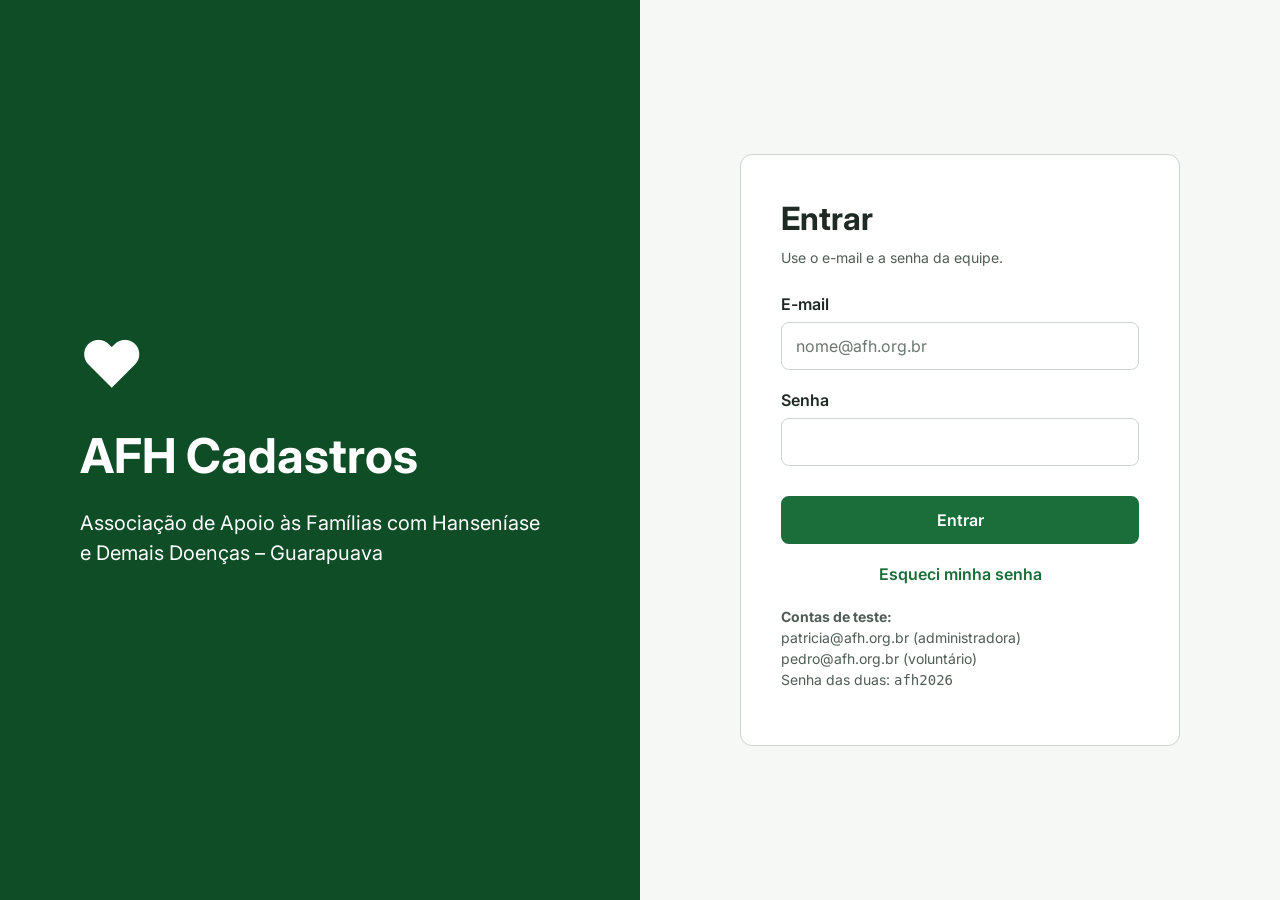
<file: index.html>
<!DOCTYPE html>
<html lang="pt-BR">
<head>
  <meta charset="UTF-8">
  <meta name="viewport" content="width=device-width, initial-scale=1.0">
  <title>Entrar – AFH Cadastros</title>
  <link rel="stylesheet" href="css/style.css">
</head>
<body>
  <main class="tela-login">
    <section class="login-marca">
      <span style="font-size:64px;line-height:1" aria-hidden="true">♥</span>
      <h1>AFH Cadastros</h1>
      <p>Associação de Apoio às Famílias com Hanseníase e Demais Doenças – Guarapuava</p>
    </section>

    <section class="login-lado">
      <div class="cartao login-cartao">
        <h1>Entrar</h1>
        <p class="legenda">Use o e-mail e a senha da equipe.</p>

        <form id="formLogin" novalidate>
          <p class="aviso erro" id="erroLogin" role="alert"></p>

          <div class="campo" id="campoEmail">
            <label for="email">E-mail</label>
            <input type="email" id="email" autocomplete="username" placeholder="nome@afh.org.br" required>
            <p class="msg-erro" id="erroEmail"></p>
          </div>

          <div class="campo" id="campoSenha">
            <label for="senha">Senha</label>
            <input type="password" id="senha" autocomplete="current-password" required>
            <p class="msg-erro" id="erroSenha"></p>
          </div>

          <button type="submit" class="btn btn-principal btn-largo" style="margin-top:12px">Entrar</button>
          <a class="esqueci" href="#" id="esqueci">Esqueci minha senha</a>
        </form>

        <p class="contas-teste">
          <strong>Contas de teste:</strong><br>
          patricia@afh.org.br (administradora)<br>
          pedro@afh.org.br (voluntário)<br>
          Senha das duas: <code>afh2026</code>
        </p>
      </div>
    </section>
  </main>

  <script src="js/auth.js"></script>
  <script>
    // Se já está logado, vai direto para o início
    if (lerSessao()) window.location.replace("inicio.html");

    const params = new URLSearchParams(location.search);
    if (params.get("motivo") === "expirou") {
      document.getElementById("erroLogin").textContent =
        "Você ficou 30 minutos sem usar o sistema e foi desconectado. Entre de novo.";
    }

    document.getElementById("esqueci").addEventListener("click", e => {
      e.preventDefault();
      document.getElementById("erroLogin").textContent =
        "Para trocar a senha, fale com a Patrícia (administradora).";
    });

    document.getElementById("formLogin").addEventListener("submit", evento => {
      evento.preventDefault();
      const email = document.getElementById("email").value.trim();
      const senha = document.getElementById("senha").value;
      const erroGeral = document.getElementById("erroLogin");

      // limpa erros anteriores
      erroGeral.textContent = "";
      ["Email", "Senha"].forEach(c => {
        document.getElementById("campo" + c).classList.remove("erro");
        document.getElementById("erro" + c).textContent = "";
      });

      let ok = true;
      if (!email) {
        marcarErro("Email", "Digite seu e-mail."); ok = false;
      } else if (!validarEmail(email)) {
        marcarErro("Email", "Digite um e-mail válido, por exemplo nome@afh.org.br."); ok = false;
      }
      if (!senha) {
        marcarErro("Senha", "Digite sua senha."); ok = false;
      }
      if (!ok) return;

      const usuario = autenticar(email, senha);
      if (!usuario) {
        erroGeral.textContent = "E-mail ou senha incorretos"; // texto da HU01
        document.getElementById("senha").value = "";
        document.getElementById("senha").focus();
        return;
      }
      iniciarSessao(usuario);
      window.location.href = "inicio.html";
    });

    function marcarErro(campo, mensagem) {
      document.getElementById("campo" + campo).classList.add("erro");
      document.getElementById("erro" + campo).textContent = mensagem;
    }
  </script>
</body>
</html>
</file>
<file: css/style.css>
/* =========================================================
   AFH Cadastros – Guia de estilo (Etapa 3)
   Cores, tipografia e componentes iguais ao protótipo do Figma
   ========================================================= */
@import url("https://fonts.googleapis.com/css2?family=Inter:wght@400;600;700&display=swap");

:root {
  --verde: #1b6e3a;          /* botões principais, links */
  --verde-escuro: #0f4d27;   /* menu, números do resumo */
  --verde-claro: #e8f3ec;    /* status "Recebeu", cabeçalhos */
  --fundo: #f6f8f6;
  --branco: #ffffff;
  --texto: #1f2a24;
  --texto-sec: #4f5d55;
  --borda: #cbd5ce;
  --erro: #b42318;
  --pend-fundo: #fff4db;
  --pend-texto: #7a4f00;
  --raio: 8px;
  --raio-cartao: 12px;
  --margem: 64px;
}

* { box-sizing: border-box; }

html, body { margin: 0; }

body {
  font-family: "Inter", Arial, sans-serif;
  font-size: 16px;
  line-height: 1.5;
  color: var(--texto);
  background: var(--fundo);
}

a { color: var(--verde); font-weight: 600; text-decoration: none; }
a:hover { text-decoration: underline; }

/* Foco visível em tudo (checklist de acessibilidade) */
:focus-visible { outline: 3px solid var(--verde); outline-offset: 2px; }

h1 { font-size: 32px; font-weight: 700; margin: 0 0 4px; }
h2 { font-size: 20px; font-weight: 700; margin: 32px 0 16px; }
.legenda { font-size: 14px; color: var(--texto-sec); margin: 0; }

/* ---------- Menu superior (computador) ---------- */
.menu {
  background: var(--verde-escuro);
  color: var(--branco);
  display: flex;
  align-items: center;
  gap: 40px;
  padding: 0 var(--margem) 0 32px;
  height: 72px;
  position: sticky;
  top: 0;
  z-index: 10;
}
.menu .logo { display: flex; align-items: center; gap: 8px; font-weight: 700; font-size: 20px; color: var(--branco); }
.menu .logo:hover { text-decoration: none; }
.menu nav { display: flex; gap: 8px; flex: 1; }
.menu nav a {
  color: var(--branco);
  font-weight: 400;
  padding: 8px 20px;
  border-bottom: 3px solid transparent;
}
.menu nav a.ativo { font-weight: 700; border-bottom-color: var(--branco); }
.menu nav a:hover { text-decoration: none; border-bottom-color: rgba(255,255,255,.5); }
.menu .usuario { display: flex; align-items: center; gap: 16px; font-size: 15px; }
.menu .usuario button {
  background: transparent; color: var(--branco); border: 1px solid rgba(255,255,255,.6);
  border-radius: var(--raio); padding: 6px 12px; font: inherit; font-size: 14px; cursor: pointer;
}

/* ---------- Conteúdo ---------- */
.conteudo { padding: 40px var(--margem) 64px; max-width: 1400px; margin: 0 auto; }

.voltar { display: inline-block; font-size: 15px; margin-bottom: 8px; }

/* ---------- Cartões ---------- */
.cartao {
  background: var(--branco);
  border: 1px solid var(--borda);
  border-radius: var(--raio-cartao);
  padding: 24px;
}

.resumo { display: grid; grid-template-columns: repeat(3, 1fr); gap: 24px; margin-top: 32px; }
.resumo .cartao p { margin: 0 0 8px; font-weight: 600; font-size: 15px; }
.resumo .numero { font-size: 48px; font-weight: 700; color: var(--verde-escuro); line-height: 1.1; }
.resumo .numero.pendente { color: var(--pend-texto); }

/* ---------- Botões ---------- */
.btn {
  display: inline-flex; align-items: center; justify-content: center; gap: 6px;
  height: 48px; padding: 0 24px;
  border-radius: var(--raio);
  font: inherit; font-weight: 600; font-size: 16px;
  cursor: pointer; border: 2px solid var(--verde);
  text-decoration: none;
}
.btn:hover { text-decoration: none; filter: brightness(1.08); }
.btn-principal { background: var(--verde); color: var(--branco); }
.btn-secundario { background: var(--branco); color: var(--verde); }
.btn-pequeno { height: 44px; padding: 0 18px; font-size: 15px; }
.btn-largo { width: 100%; }

/* ---------- Busca ---------- */
.linha-busca { display: flex; gap: 24px; align-items: stretch; }
.linha-busca input { flex: 1; }
.linha-busca .btn { min-width: 260px; }

/* ---------- Campos ---------- */
.campo { display: flex; flex-direction: column; gap: 6px; }
.campo label { font-weight: 600; font-size: 16px; }
.campo .dica { font-size: 14px; color: var(--texto-sec); }
input, select, textarea {
  font: inherit; font-size: 16px; color: var(--texto);
  height: 48px; padding: 0 14px;
  border: 1px solid var(--borda); border-radius: var(--raio);
  background: var(--branco); width: 100%;
}
textarea { height: auto; min-height: 96px; padding: 12px 14px; resize: vertical; }
input::placeholder, textarea::placeholder { color: #6b7770; }
.campo.erro input { border: 2px solid var(--erro); }
.msg-erro { color: var(--erro); font-weight: 600; font-size: 14px; margin: 0; }
.msg-erro:empty { display: none; }

.grade-form { display: grid; grid-template-columns: 2fr 1.4fr 1fr; gap: 20px 32px; }
.grade-form .duplo { grid-column: span 1; }
.grade-form .meio { grid-column: span 2; }

/* ---------- Listas de famílias ---------- */
.lista { display: flex; flex-direction: column; gap: 12px; }
.item-familia {
  background: var(--branco); border: 1px solid var(--borda); border-radius: var(--raio-cartao);
  padding: 16px 24px; display: flex; align-items: center; justify-content: space-between; gap: 16px;
}
.item-familia .nome { font-weight: 700; font-size: 18px; margin: 0; }
.item-familia .info { font-size: 15px; color: var(--texto-sec); margin: 0; }
.item-familia .acoes { display: flex; gap: 12px; align-items: center; }
.vazio { color: var(--texto-sec); background: var(--branco); border: 1px dashed var(--borda); border-radius: var(--raio-cartao); padding: 24px; text-align: center; }

/* Tabela (lista de famílias no computador) */
table { width: 100%; border-collapse: collapse; background: var(--branco); border: 1px solid var(--borda); border-radius: var(--raio-cartao); overflow: hidden; }
th { background: var(--verde-claro); text-align: left; padding: 14px 20px; font-size: 15px; }
td { padding: 14px 20px; border-top: 1px solid var(--borda); }
tr.clicavel { cursor: pointer; }
tr.clicavel:hover td { background: #fafcfa; }

/* ---------- Etiquetas de status ---------- */
.status { display: inline-block; padding: 4px 12px; border-radius: 999px; font-size: 14px; font-weight: 600; white-space: nowrap; }
.status.recebeu { background: var(--verde-claro); color: var(--verde-escuro); }
.status.pendente { background: var(--pend-fundo); color: var(--pend-texto); }
.status.inativa { background: #eceeed; color: var(--texto-sec); }

/* ---------- Avisos ---------- */
.aviso { border-radius: var(--raio); padding: 12px 16px; font-weight: 600; margin: 0 0 16px; }
.aviso.ok { background: var(--verde-claro); color: var(--verde-escuro); }
.aviso.atencao { background: var(--pend-fundo); color: var(--pend-texto); }
.aviso.erro { background: #fdecea; color: var(--erro); }
.aviso:empty { display: none; }

/* ---------- Ficha da família ---------- */
.ficha-topo { display: flex; justify-content: space-between; align-items: flex-start; gap: 16px; flex-wrap: wrap; }
.ficha-topo .acoes { display: flex; gap: 12px; }
.dados { display: grid; grid-template-columns: repeat(3, 1fr); gap: 16px 32px; }
.dados dt { font-size: 14px; color: var(--texto-sec); }
.dados dd { margin: 0; font-weight: 600; }
.duas-colunas { display: grid; grid-template-columns: 1fr 1fr; gap: 24px; margin-top: 24px; }
.historico { list-style: none; margin: 0; padding: 0; }
.historico li { padding: 12px 0; border-top: 1px solid var(--borda); }
.historico li:first-child { border-top: 0; }

/* Membros no formulário */
.membro-linha { display: grid; grid-template-columns: 2fr 1fr 1fr auto; gap: 12px; align-items: end; margin-bottom: 12px; }
.btn-remover { background: none; border: 0; color: var(--erro); font: inherit; font-weight: 600; cursor: pointer; height: 48px; padding: 0 8px; }

.rodape-form { display: flex; justify-content: flex-end; gap: 16px; border-top: 1px solid var(--borda); padding-top: 24px; margin-top: 24px; }

/* ---------- Janela (modal) de entrega ---------- */
dialog { border: 0; border-radius: var(--raio-cartao); padding: 32px; width: min(520px, 92vw); box-shadow: 0 20px 60px rgba(0,0,0,.25); }
dialog::backdrop { background: rgba(15, 30, 20, .45); }
dialog h2 { margin-top: 0; }
dialog form { display: flex; flex-direction: column; gap: 16px; }

/* ---------- Login ---------- */
.tela-login { display: grid; grid-template-columns: 1fr 1fr; min-height: 100vh; }
.login-marca { background: var(--verde-escuro); color: var(--branco); display: flex; flex-direction: column; justify-content: center; padding: 80px; }
.login-marca h1 { font-size: 48px; margin: 24px 0 16px; }
.login-marca p { font-size: 20px; margin: 0; max-width: 460px; }
.login-lado { display: flex; align-items: center; justify-content: center; padding: 40px 24px; }
.login-cartao { width: min(440px, 100%); padding: 40px; }
.login-cartao form { display: flex; flex-direction: column; gap: 18px; margin-top: 24px; }
.login-cartao .esqueci { text-align: center; }
.contas-teste { margin-top: 20px; font-size: 14px; color: var(--texto-sec); }

/* ---------- Barra inferior (celular) ---------- */
.menu-celular { display: none; }

.so-celular { display: none; }

/* =========================================================
   Versão mobile (mobile-first no protótipo) – telas até 760px
   ========================================================= */
@media (max-width: 760px) {
  :root { --margem: 20px; }
  h1 { font-size: 26px; }
  h2 { font-size: 18px; }
  .menu { height: 60px; padding: 0 var(--margem); gap: 12px; justify-content: space-between; }
  .menu nav { display: none; }
  .menu .usuario span { display: none; }
  .conteudo { padding: 24px var(--margem) 110px; }
  .resumo { grid-template-columns: 1fr; gap: 12px; }
  .resumo .numero { font-size: 36px; }
  .linha-busca { flex-direction: column; gap: 12px; }
  .linha-busca input { flex: none; }
  .item-familia .status { align-self: flex-start; }
  .linha-busca .btn { min-width: 0; width: 100%; height: 52px; }
  .btn { height: 52px; }
  .grade-form, .dados, .duas-colunas { grid-template-columns: 1fr; }
  .grade-form .meio { grid-column: span 1; }
  .item-familia { flex-direction: column; align-items: stretch; }
  .item-familia .acoes { flex-direction: column; align-items: stretch; }
  .item-familia .btn { width: 100%; }
  .membro-linha { grid-template-columns: 1fr; }
  .rodape-form { flex-direction: column-reverse; }
  .rodape-form .btn { width: 100%; }
  .so-computador { display: none; }
  .so-celular { display: block; }
  .tela-login { grid-template-columns: 1fr; }
  .login-marca { padding: 40px 24px; }
  .login-marca h1 { font-size: 32px; }
  .login-marca p { font-size: 16px; }
  .login-cartao { padding: 24px; }

  .menu-celular {
    display: flex; position: fixed; bottom: 0; left: 0; right: 0; z-index: 20;
    background: var(--branco); border-top: 1px solid var(--borda); height: 68px;
  }
  .menu-celular a {
    flex: 1; display: flex; flex-direction: column; align-items: center; justify-content: center;
    color: var(--texto-sec); font-weight: 600; font-size: 13px; min-height: 44px;
  }
  .menu-celular a .icone { font-size: 20px; line-height: 1; }
  .menu-celular a.ativo { color: var(--verde); }
  .menu-celular a:hover { text-decoration: none; }
}
</file>
